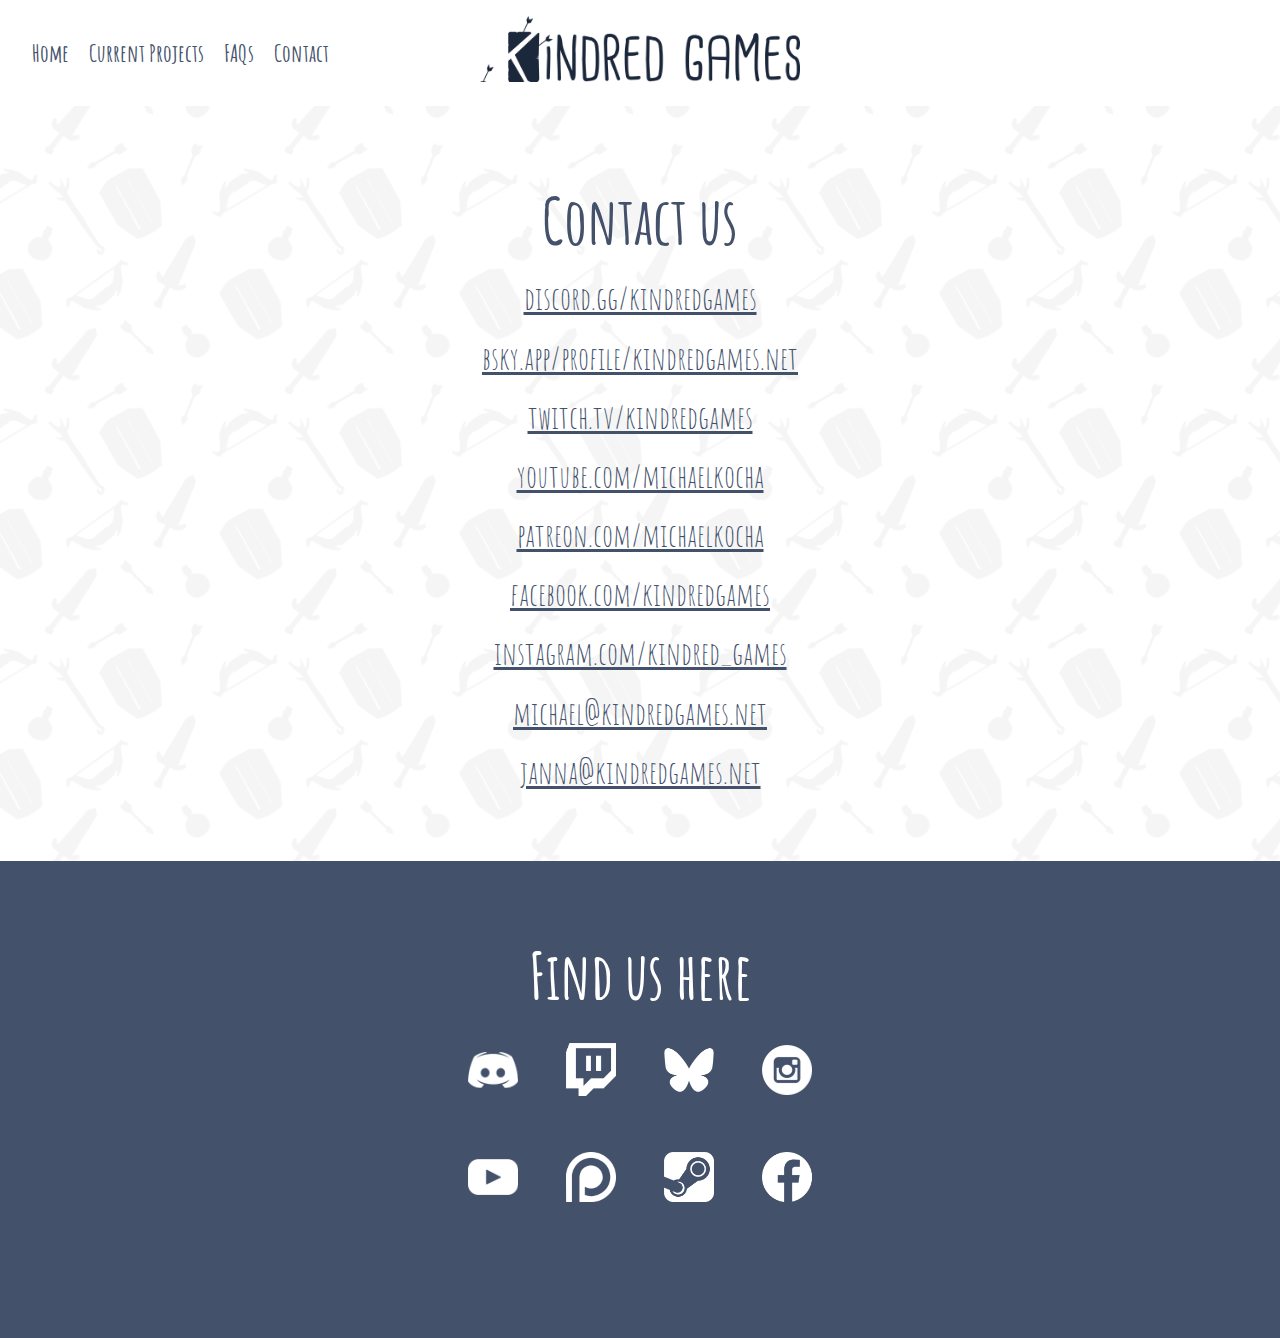
<file: contact.html>
<!DOCTYPE html>
<html lang="en">
<head>
  <meta charset="UTF-8">
  <meta name="viewport" content="width=device-width, initial-scale=1.0">
  <link rel="preconnect" href="https://fonts.googleapis.com">
  <link rel="preconnect" href="https://fonts.gstatic.com" crossorigin>
  <link href="https://fonts.googleapis.com/css2?family=Amatic+SC:wght@400;700&display=swap" rel="stylesheet">
  <link rel="stylesheet" href="/style.css">
  <script src="/main.js" defer></script>
  
  <!-- 👋 SEO CONTENT FOR JANNA -->
  <!-- This is the stuff crawled by Search Engines- only the "title" is visible to
        users in the browser tab. The "description" will show up in search results.
    -->
  <title>Contact – Kindred Games</title>
  <link rel="icon" type="image/png" href="/images/favicon.png">
  <meta name="description" content="Kindred Games is a husband and wife team. Michael (AKA Kindred) wanted a game that him and his wife would enjoy together.">
  <meta property="og:title" content="Kindred Games">
  <meta property="og:description" content="Kindred Games is a husband and wife team. Michael (AKA Kindred) wanted a game that him and his wife would enjoy together.">
  <meta property="og:image" content="/images/logo.png">
  <meta property="og:type" content="website">
  <meta property="og:url" content="https://kindredgames.net">
  <meta name="twitter:card" content="summary_large_image">
  <meta name="twitter:title" content="Kindred Games">
  <meta name="twitter:description" content="Kindred Games is a husband and wife team. Michael (AKA Kindred) wanted a game that him and his wife would enjoy together.">
  <meta name="twitter:image" content="/images/logo.png">

</head>
<body>

  <!-- NAVBAR -->
  <header class="navbar">
    <div class="navbar-container">
      <nav class="navbar-links">
        <a href="/">Home</a>
        <a href="/current-projects">Current Projects</a>
        <a href="/faqs">FAQs</a>
        <a href="/contact">Contact</a>
      </nav>
      <a href="/" class="navbar-logo__link">
        <img class="navbar-logo" src="/images/logo.png" alt="Kindred Games" />
      </a>
      <div class="navbar-mobile-menu">
        <button class="navbar-mobile-menu__button" aria-label="Toggle Menu">
          <span class="navbar-mobile-menu__line"></span>
          <span class="navbar-mobile-menu__line"></span>
          <span class="navbar-mobile-menu__line"></span>
        </button>
        <div class="navbar-mobile-menu__dropdown" style="visibility: hidden">
          <a href="/">Home</a>
          <a href="/current-projects">Current Projects</a>
          <a href="/faqs">FAQs</a>
          <a href="/contact">Contact</a>
        </div>
      </div>
    </div>
  </header>

  <!-- PAGE CONTENT -->
  <main>
    <section class="contact" style="background-image: url('/images/pattern_bg.png')">
      <div class="contact__content">
        <h3>Contact us</h3>
        <div class="contact-links">
          <a class="contact-link" target="_blank" rel="noopener" href="https://discord.gg/kindredgames">discord.gg/kindredgames</a>
          <a class="contact-link" target="_blank" rel="noopener" href="https://bsky.app/profile/kindredgames.net">bsky.app/profile/kindredgames.net</a>
          <a class="contact-link" target="_blank" rel="noopener" href="https://twitch.tv/kindredgames">twitch.tv/kindredgames</a>
          <a class="contact-link" target="_blank" rel="noopener" href="https://youtube.com/michaelkocha">youtube.com/michaelkocha</a>
          <a class="contact-link" target="_blank" rel="noopener" href="https://patreon.com/michaelkocha">patreon.com/michaelkocha</a>
          <a class="contact-link" target="_blank" rel="noopener" href="https://facebook.com/kindredgames">facebook.com/kindredgames</a>
          <a class="contact-link" target="_blank" rel="noopener" href="https://instagram.com/kindred_games">instagram.com/kindred_games</a>
          <a class="contact-link" target="_blank" rel="noopener" href="https://michael@kindredgames.net">michael@kindredgames.net</a>
          <a class="contact-link" target="_blank" rel="noopener" href="https://janna@kindredgames.net">janna@kindredgames.net</a>
        </div>
      </div>
    </section>
  </main>

  <!-- FOOTER -->
  <footer>
    <h3>Find us here</h3>
    <div class="social-links">
      <!-- TOP ROW -->
      <a href="https://discord.gg/kindredgames" target="_blank" rel="noopener">
        <img src="/images/social/discord.png" alt="Discord" />
      </a>
      <a href="https://twitch.tv/kindredgames" target="_blank" rel="noopener">
        <img src="/images/social/twitch.png" alt="Twitch" />
      </a>
      <a href="https://bsky.app/profile/kindredgames.net" target="_blank" rel="noopener">
        <img src="/images/social/bluesky.png" alt="Bluesky" />
      </a>
      <a href="https://www.instagram.com/kindred_games" target="_blank" rel="noopener">
        <img src="/images/social/instagram.png" alt="Instagram" />
      </a>
      <!-- BOTTOM ROW -->
      <a href="https://youtube.com/michaelkocha" target="_blank" rel="noopener">
        <img src="/images/social/youtube.png" alt="YouTube" />
      </a>
      <a href="https://patreon.com/michaelkocha" target="_blank" rel="noopener">
        <img src="/images/social/patreon.png" alt="Patreon" />
      </a>
      <a href="https://store.steampowered.com/search/?developer=Kindred%20Games" target="_blank" rel="noopener">
        <img src="/images/social/steam.png" alt="Steam" />
      </a>
      <a href="https://www.facebook.com/kindredgames" target="_blank" rel="noopener">
        <img src="/images/social/facebook.png" alt="Facebook" />
      </a>
    </div>
  </footer>

</body>
</html>
</file>
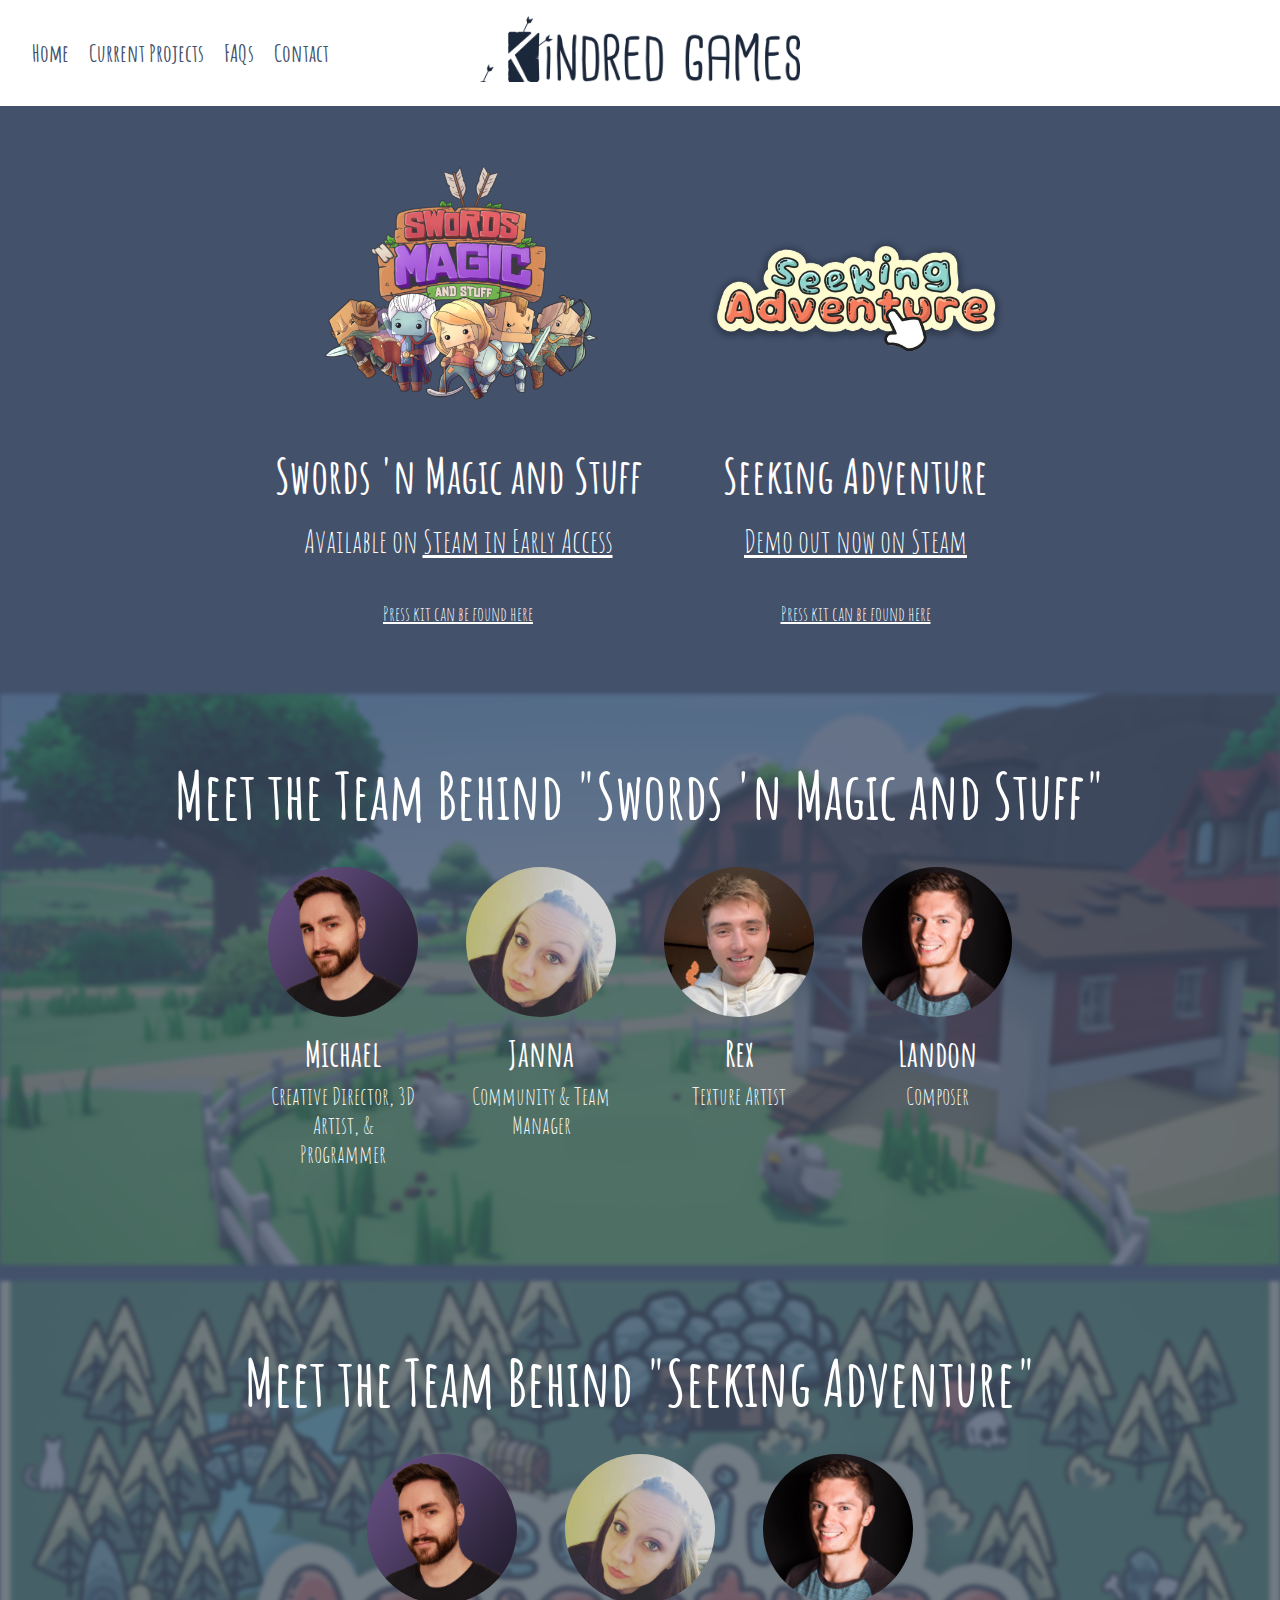
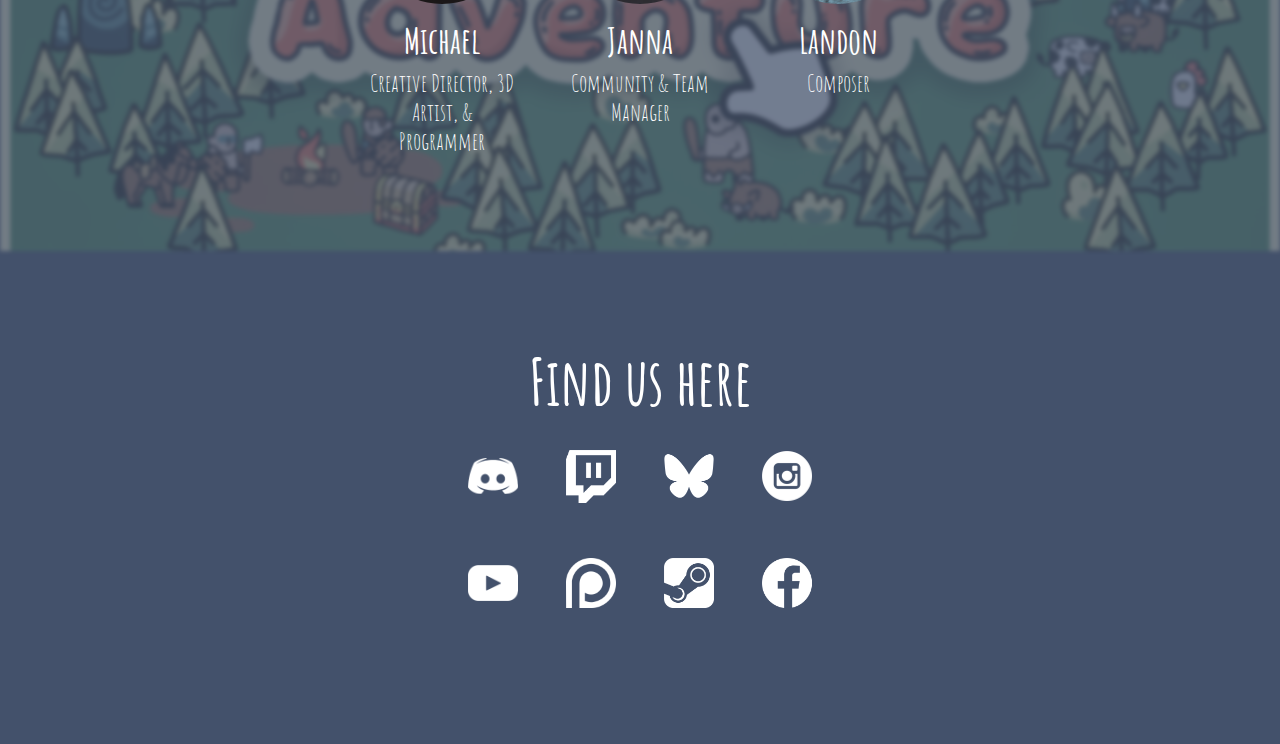
<file: current-projects.html>
<!DOCTYPE html>
<html lang="en">
<head>
  <meta charset="UTF-8">
  <meta name="viewport" content="width=device-width, initial-scale=1.0">
  <link rel="preconnect" href="https://fonts.googleapis.com">
  <link rel="preconnect" href="https://fonts.gstatic.com" crossorigin>
  <link href="https://fonts.googleapis.com/css2?family=Amatic+SC:wght@400;700&display=swap" rel="stylesheet">
  <link rel="stylesheet" href="/style.css">
  <script src="/main.js" defer></script>
  
  <!-- 👋 SEO CONTENT FOR JANNA -->
  <!-- This is the stuff crawled by Search Engines- only the "title" is visible to
        users in the browser tab. The "description" will show up in search results.
    -->
  <title>Current Projects – Kindred Games</title>
  <link rel="icon" type="image/png" href="/images/favicon.png">
  <meta name="description" content="Kindred Games is a husband and wife team. Michael (AKA Kindred) wanted a game that him and his wife would enjoy together.">
  <meta property="og:title" content="Kindred Games">
  <meta property="og:description" content="Kindred Games is a husband and wife team. Michael (AKA Kindred) wanted a game that him and his wife would enjoy together.">
  <meta property="og:image" content="/images/logo.png">
  <meta property="og:type" content="website">
  <meta property="og:url" content="https://kindredgames.net">
  <meta name="twitter:card" content="summary_large_image">
  <meta name="twitter:title" content="Kindred Games">
  <meta name="twitter:description" content="Kindred Games is a husband and wife team. Michael (AKA Kindred) wanted a game that him and his wife would enjoy together.">
  <meta name="twitter:image" content="/images/logo.png">

</head>
<body>

  <!-- NAVBAR -->
  <header class="navbar">
    <div class="navbar-container">
      <nav class="navbar-links">
        <a href="/">Home</a>
        <a href="/current-projects">Current Projects</a>
        <a href="/faqs">FAQs</a>
        <a href="/contact">Contact</a>
      </nav>
      <a href="/" class="navbar-logo__link">
        <img class="navbar-logo" src="/images/logo.png" alt="Kindred Games" />
      </a>
      <div class="navbar-mobile-menu">
        <button class="navbar-mobile-menu__button" aria-label="Toggle Menu">
          <span class="navbar-mobile-menu__line"></span>
          <span class="navbar-mobile-menu__line"></span>
          <span class="navbar-mobile-menu__line"></span>
        </button>
        <div class="navbar-mobile-menu__dropdown" style="visibility: hidden">
          <a href="/">Home</a>
          <a href="/current-projects">Current Projects</a>
          <a href="/faqs">FAQs</a>
          <a href="/contact">Contact</a>
        </div>
      </div>
    </div>
  </header>

  <!-- PAGE CONTENT -->
  <main>
    <section class="games">
      <div class="game">
        <div class="image">
          <img src="/images/swords_n_magic.png" alt="Swords 'n Magic and Stuff">
        </div>
        <h3>Swords 'n Magic and Stuff</h3>
        <p>Available on <a target="_blank" rel="noopener" href="https://store.steampowered.com/app/810040/Swords_n_Magic_and_Stuff/">Steam in Early Access</a></p>
        <small><a target="_blank" rel="noopener" href="https://drive.google.com/drive/folders/1JQGrtA1r9_c9eyuaaKCinpDf-EEflqIZ">Press kit can be found here</a></small>
      </div>
      <div class="game">
        <div class="image">
          <img src="/images/seeking_adventure.png" alt="Seeking Adventure">
        </div>
        <h3>Seeking Adventure</h3>
        <p><a href="https://store.steampowered.com/app/3436560/Seeking_Adventure/">Demo out now on Steam</a></p>
        <small><a href="https://drive.google.com/drive/folders/1tG8OqkH211mfiZqJG2hOm_dHbxVpsCnZ">Press kit can be found here</a></small>
      </div>
    </section>
    <section class="team">
      <div class="team__bg" style="background-image: url(/images/game_backgrounds/farmlands.png);"></div>
      <div class="team__content">

        <h3>Meet the Team Behind "Swords 'n Magic and Stuff"</h3>
        <div class="team__members">
          <div class="team-member">
            <img src="/images/headshots/michael.png" alt="Michael">
            <h4>Michael</h4>
            <p>Creative Director, 3D Artist, & Programmer</p>
          </div>
          <div class="team-member">
            <img src="/images/headshots/janna.jpg" alt="Janna">
            <h4>Janna</h4>
            <p>Community & Team Manager</p>
          </div>
          <div class="team-member">
            <img src="/images/headshots/rex.jpg" alt="Rex">
            <h4>Rex</h4>
            <p>Texture Artist</p>
          </div>
          <div class="team-member">
            <img src="/images/headshots/landon.png" alt="Landon">
            <h4>Landon</h4>
            <p>Composer</p>
          </div>
        </div>
      </div>
    </section>
    <section class="team">
      <div class="team__bg" style="background-image: url(/images/game_backgrounds/seeking_adventure.png)"></div>
      <div class="team__content">
        <h3>Meet the Team Behind "Seeking Adventure"</h3>
        <div class="team__members">
          <div class="team-member">
            <img src="/images/headshots/michael.png" alt="Michael">
            <h4>Michael</h4>
            <p>Creative Director, 3D Artist, & Programmer</p>
          </div>
          <div class="team-member">
            <img src="/images/headshots/janna.jpg" alt="Janna">
            <h4>Janna</h4>
            <p>Community & Team Manager</p>
          </div>
          <div class="team-member">
            <img src="/images/headshots/landon.png" alt="Landon">
            <h4>Landon</h4>
            <p>Composer</p>
          </div>
        </div>
      </div>
    </section>
  </main>

  <!-- FOOTER -->
  <footer>
    <h3>Find us here</h3>
    <div class="social-links">
      <!-- TOP ROW -->
      <a href="https://discord.gg/kindredgames" target="_blank" rel="noopener">
        <img src="/images/social/discord.png" alt="Discord" />
      </a>
      <a href="https://twitch.tv/kindredgames" target="_blank" rel="noopener">
        <img src="/images/social/twitch.png" alt="Twitch" />
      </a>
      <a href="https://bsky.app/profile/kindredgames.net" target="_blank" rel="noopener">
        <img src="/images/social/bluesky.png" alt="Bluesky" />
      </a>
      <a href="https://www.instagram.com/kindred_games" target="_blank" rel="noopener">
        <img src="/images/social/instagram.png" alt="Instagram" />
      </a>
      <!-- BOTTOM ROW -->
      <a href="https://youtube.com/michaelkocha" target="_blank" rel="noopener">
        <img src="/images/social/youtube.png" alt="YouTube" />
      </a>
      <a href="https://patreon.com/michaelkocha" target="_blank" rel="noopener">
        <img src="/images/social/patreon.png" alt="Patreon" />
      </a>
      <a href="https://store.steampowered.com/search/?developer=Kindred%20Games" target="_blank" rel="noopener">
        <img src="/images/social/steam.png" alt="Steam" />
      </a>
      <a href="https://www.facebook.com/kindredgames" target="_blank" rel="noopener">
        <img src="/images/social/facebook.png" alt="Facebook" />
      </a>
    </div>
  </footer>

</body>
</html>
</file>
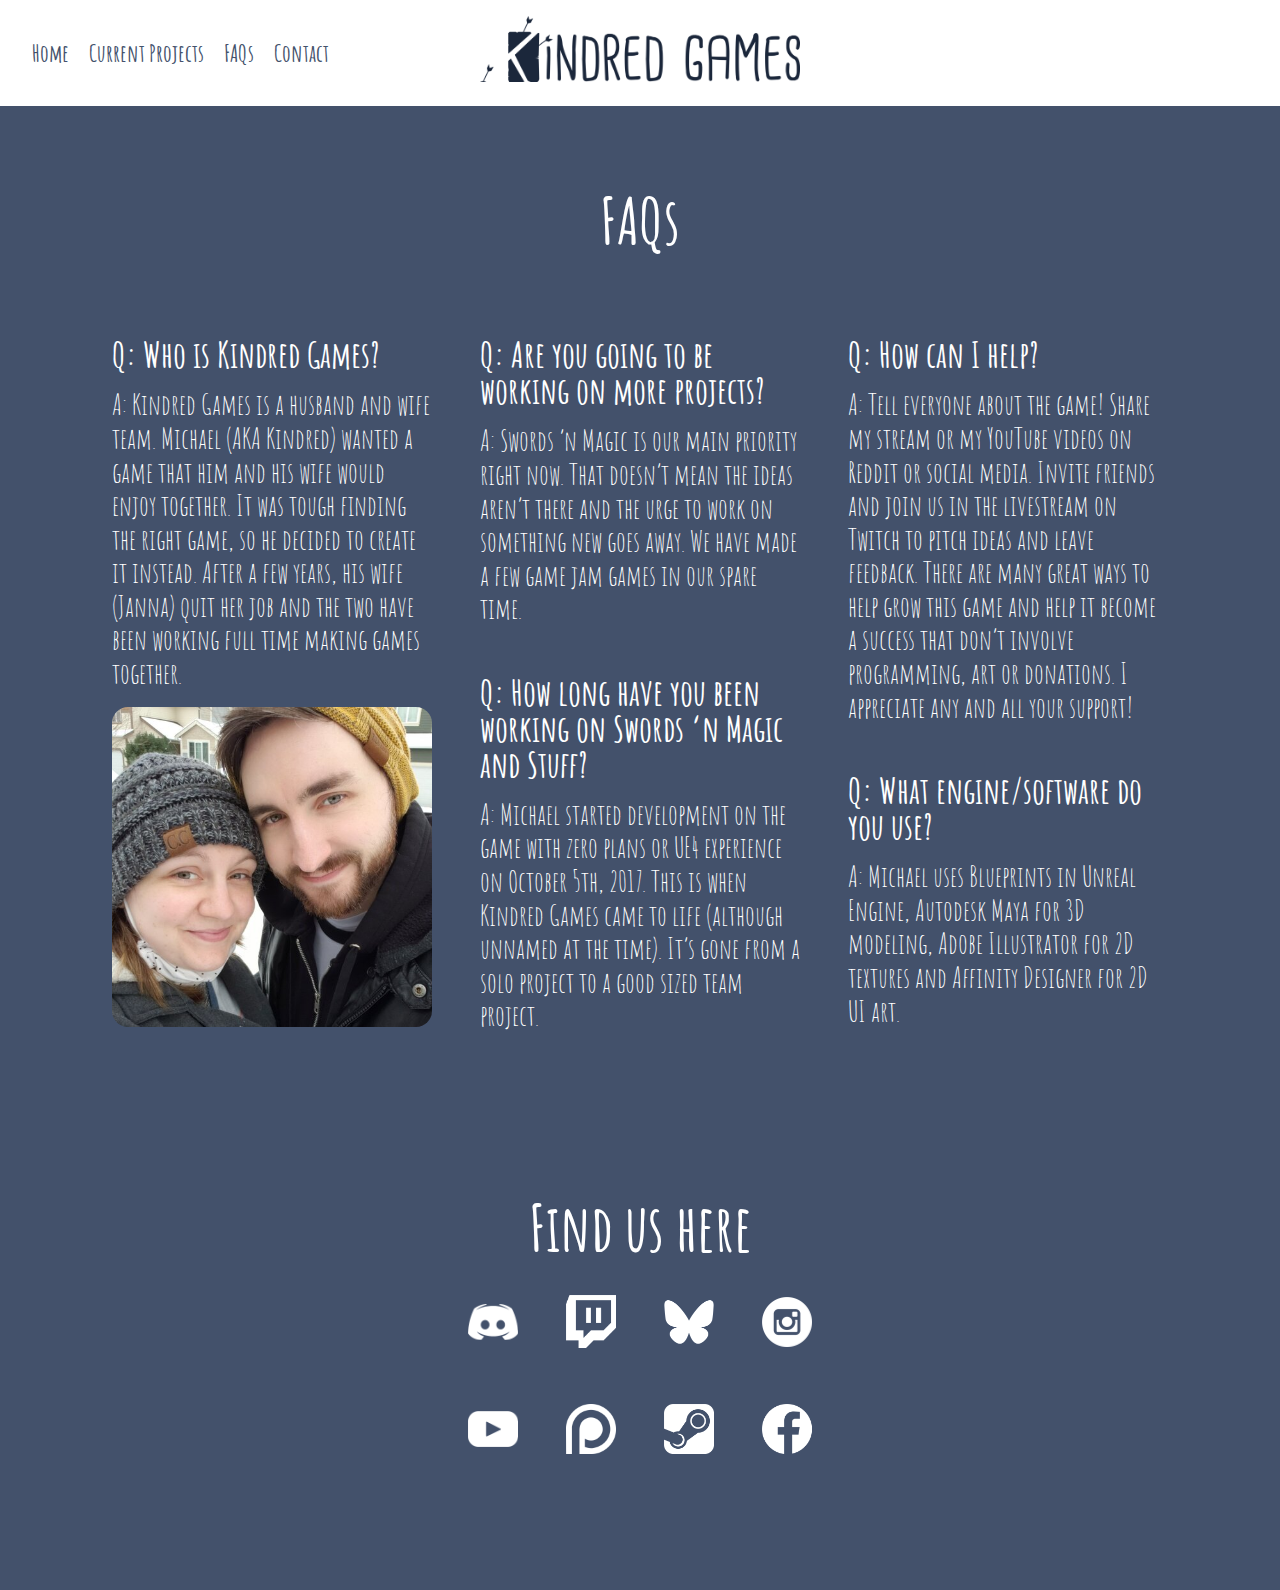
<file: faqs.html>
<!DOCTYPE html>
<html lang="en">
<head>
  <meta charset="UTF-8">
  <meta name="viewport" content="width=device-width, initial-scale=1.0">
  <link rel="preconnect" href="https://fonts.googleapis.com">
  <link rel="preconnect" href="https://fonts.gstatic.com" crossorigin>
  <link href="https://fonts.googleapis.com/css2?family=Amatic+SC:wght@400;700&display=swap" rel="stylesheet">
  <link rel="stylesheet" href="/style.css">
  <script src="/main.js" defer></script>
  
  <!-- 👋 SEO CONTENT FOR JANNA -->
  <!-- This is the stuff crawled by Search Engines- only the "title" is visible to
        users in the browser tab. The "description" will show up in search results.
    -->
  <title>FAQs – Kindred Games</title>
  <link rel="icon" type="image/png" href="/images/favicon.png">
  <meta name="description" content="Kindred Games is a husband and wife team. Michael (AKA Kindred) wanted a game that him and his wife would enjoy together.">
  <meta property="og:title" content="Kindred Games">
  <meta property="og:description" content="Kindred Games is a husband and wife team. Michael (AKA Kindred) wanted a game that him and his wife would enjoy together.>
  <meta property="og:image" content="/images/logo.png">
  <meta property="og:type" content="website">
  <meta property="og:url" content="https://kindredgames.net">
  <meta name="twitter:card" content="summary_large_image">
  <meta name="twitter:title" content="Kindred Games">
  <meta name="twitter:description" content="Kindred Games is a husband and wife team. Michael (AKA Kindred) wanted a game that him and his wife would enjoy together.">
  <meta name="twitter:image" content="/images/logo.png">

</head>
<body>

  <!-- NAVBAR -->
  <header class="navbar">
    <div class="navbar-container">
      <nav class="navbar-links">
        <a href="/">Home</a>
        <a href="/current-projects">Current Projects</a>
        <a href="/faqs">FAQs</a>
        <a href="/contact">Contact</a>
      </nav>
      <a href="/" class="navbar-logo__link">
        <img class="navbar-logo" src="/images/logo.png" alt="Kindred Games" />
      </a>
      <div class="navbar-mobile-menu">
        <button class="navbar-mobile-menu__button" aria-label="Toggle Menu">
          <span class="navbar-mobile-menu__line"></span>
          <span class="navbar-mobile-menu__line"></span>
          <span class="navbar-mobile-menu__line"></span>
        </button>
        <div class="navbar-mobile-menu__dropdown" style="visibility: hidden">
          <a href="/">Home</a>
          <a href="/current-projects">Current Projects</a>
          <a href="/faqs">FAQs</a>
          <a href="/contact">Contact</a>
        </div>
      </div>
    </div>
  </header>

  <!-- PAGE CONTENT -->
  <main>
    <section class="faqs">
      <h3>FAQs</h3>
      <div class="faq-cols">
        <div class="col">
          <div class="faq">
            <h4>Who is Kindred Games?</h4>
            <p>Kindred Games is a husband and wife team. Michael (AKA Kindred) wanted a game that him and his wife would enjoy together. It was tough finding the right game, so he decided to create it instead. After a few years, his wife (Janna) quit her job and the two have been working full time making games together.</p>
            <img src="/images/michael_and_janna.jpg" alt="Michael & Janna" />
          </div>
        </div>
        <div class="col">
          <div class="faq">
            <h4>Are you going to be working on more projects?</h4>
            <p>Swords ‘n Magic is our main priority right now. That doesn’t mean the ideas aren’t there and the urge to work on something new goes away. We have made a few game jam games in our spare time.</p>
          </div>
          <div class="faq">
            <h4>How long have you been working on Swords ‘n Magic and Stuff?</h4>
            <p>Michael started development on the game with zero plans or UE4 experience on October 5th, 2017. This is when Kindred Games came to life (although unnamed at the time). It’s gone from a solo project to a good sized team project.</p>
          </div>
        </div>
        <div class="col">
          <div class="faq">
            <h4>How can I help?</h4>
            <p>Tell everyone about the game! Share my stream or my YouTube videos on Reddit or social media. Invite friends and join us in the livestream on Twitch to pitch ideas and leave feedback. There are many great ways to help grow this game and help it become a success that don’t involve programming, art or donations. I appreciate any and all your support!</p>
          </div>
          <div class="faq">
            <h4>What engine/software do you use?</h4>
            <p>Michael uses Blueprints in Unreal Engine, Autodesk Maya for 3D modeling, Adobe Illustrator for 2D textures and Affinity Designer for 2D UI art.</p>
          </div>
        </div>
      </div>
    </section>
  </main>

  <!-- FOOTER -->
  <footer>
    <h3>Find us here</h3>
    <div class="social-links">
      <!-- TOP ROW -->
      <a href="https://discord.gg/kindredgames" target="_blank" rel="noopener">
        <img src="/images/social/discord.png" alt="Discord" />
      </a>
      <a href="https://twitch.tv/kindredgames" target="_blank" rel="noopener">
        <img src="/images/social/twitch.png" alt="Twitch" />
      </a>
      <a href="https://bsky.app/profile/kindredgames.net" target="_blank" rel="noopener">
        <img src="/images/social/bluesky.png" alt="Bluesky" />
      </a>
      <a href="https://www.instagram.com/kindred_games" target="_blank" rel="noopener">
        <img src="/images/social/instagram.png" alt="Instagram" />
      </a>
      <!-- BOTTOM ROW -->
      <a href="https://youtube.com/michaelkocha" target="_blank" rel="noopener">
        <img src="/images/social/youtube.png" alt="YouTube" />
      </a>
      <a href="https://patreon.com/michaelkocha" target="_blank" rel="noopener">
        <img src="/images/social/patreon.png" alt="Patreon" />
      </a>
      <a href="https://store.steampowered.com/search/?developer=Kindred%20Games" target="_blank" rel="noopener">
        <img src="/images/social/steam.png" alt="Steam" />
      </a>
      <a href="https://www.facebook.com/kindredgames" target="_blank" rel="noopener">
        <img src="/images/social/facebook.png" alt="Facebook" />
      </a>
    </div>
  </footer>

</body>
</html>
</file>
<file: style.css>
:root {
  --primary-color: rgb(67, 81, 107);
  --font-family: 'Amatic SC', cursive;
  --font-size: 18px;
  --line-height: 1.6;
}

/* RESETS */
* {
  margin: 0;
  padding: 0;
  box-sizing: border-box;
}

html, body {
  height: 100%;
}

body {
  font-family: var(--font-family);
  line-height: 1.6;
  background-color: #f4f4f4;
  color: var(--primary-color);
  background-color: var(--primary-color);
  overflow-y: scroll;
  
  /* max-width: 1280px;
  width: 100%;
  margin: 0 auto; */
}

img {
  max-width: 100%;
  height: auto;
}

/* NAVBAR (MOBILE) */
.navbar {
  padding: 1rem 2rem;
  display: flex;
  width: 100%;
  background-color: white;;
}
.navbar-container {
  display: flex;
  justify-content: space-between;
  align-items: center;
  width: 100%;
  gap: 1rem;
}
.navbar-links {
  display: flex;
  align-items: center;
  gap: 20px;
  flex-grow: 1;
  flex-basis: 500px;
  font-size: 24px;
  font-weight: bold;
}
.navbar-logo__link {
  width: 320px;
  flex-shrink: 0;
  min-width: 0;
}
a {
  white-space: nowrap;
}
.navbar-mobile-menu {
  display: flex;
  flex-basis: 500px;
  flex-grow: 1;
  justify-content: flex-end;
  visibility: hidden;
}
.navbar-mobile-menu__dropdown {
    transition: visibility 0.2s ease-in-out, opacity 0.2s ease-in-out;
    position: fixed;
    inset: 0;
    background: white;
    z-index: 2;
    top: 5rem;
    display: flex;
    flex-direction: column;
    align-items: center;
    font-size: 2rem;
    padding: 4rem;
    gap: 1rem;
}
.navbar-mobile-menu__button {
  background: none;
  border: none;
  cursor: pointer;
  display: flex;
  align-items: center;
  justify-content: center;
  flex-direction: column;
  gap: 5px;
}
.navbar-mobile-menu__line {
  width: 25px;
  height: 3px;
  background-color: var(--primary-color);
  border-radius: 2px;
}

main {
  background-color: white;
}

/* HOMEPAGE */
.video {
  margin: 0 auto;
  position: relative;
  z-index: 1;
  overflow: hidden;
}
.video__overlay {
  position: absolute;
  top: 50%;
  left: 50%;
  transform: translate(-50%, -50%);
  z-index: 2;
  display: flex;
  flex-direction: column;
  gap: 0;
  align-items: center;
}
.video__overlay img {
  margin-top: -1rem;
}
.video__cta {
  background-color: white;
  padding: 10px 20px;
  border-radius: 8px;
  font-size: 24px;
  font-weight: bold;
  text-align: center;
  border: 4px solid var(--primary-color);
  margin-top: -1rem;
}
a {
  color: inherit;
  text-decoration: none;
}
a:hover {
  text-decoration: underline;
}
video {
  width: 100%;
  height: auto;
  display: block;
  /* filter: blur(8px); */
}

/* CURRENT PROJECTS */
.games {
  display: flex;
  background-color: var(--primary-color);
  padding: 2rem;
  flex-wrap: wrap;
  align-items: flex-start;
  justify-content: center;
  color: white;
}
.game {
  display: flex;
  flex-direction: column;
  align-items: center;
  font-size: 32px;
  padding: 0 2rem;
}
.game .image {
  height: 300px;
  display: flex;
  align-items: center;
}
.game img {
  width: 300px;
}
.game h3 {
  font-size: 3rem;
  text-align: center;
  font-weight: bold;
}
.game a {
  text-decoration: underline;
}
.game small {
  margin: 2rem 0;
  font-size: 20px;
}

.team {
  display: flex;
  flex-direction: column;
  position: relative;
  background-color: var(--primary-color);
  border-bottom: solid 1rem var(--primary-color);
}
.team__bg {
  filter: blur(2px);
  background-size: cover;
  background-position: center;
  background-repeat: no-repeat;
  position: absolute;
  opacity: 0.25;
  inset: 0;
  z-index: 1;
}
.team__content {
  position: relative;
  z-index: 2;
  color: white;
  padding: 4rem 0;
}
.team h3 {
  
  font-size: 4rem;
  line-height: 1.2;
  font-weight: bold;
  text-align: center;
}

.team__members {
  display: flex;
  flex-wrap: wrap;
  align-items: flex-start;
  justify-content: center;
  max-width: 960px;
  width: 100%;
  margin: 2rem auto;
  gap: 3rem;
}
.team-member {
  display: flex;
  flex-direction: column;
  align-items: center;
  width: 150px;
  text-align: center;
}
.team-member img {
  width: 150px;
  border-radius: 200px;
}
.team-member h4 {
  margin-top: 0.5rem;
  font-size: 36px;
  font-weight: bold;
}
.team-member p {
  font-size: 24px;
  line-height: 1.2;
}

/* FAQS PAGE */

.faqs {
  padding: 4rem 2rem;
  background-color: var(--primary-color);
  color: white;
  font-size: 32px;
  display: flex;
  flex-direction: column;
  align-items: center;
}

.faqs h3 {
  text-align: center;
  font-size: 4rem;
  margin-bottom: 2rem;
}

.faq-cols {
  display: flex;
  flex-wrap: wrap;
  width: 100%;
  max-width: 1280px;
  justify-content: center;
  align-items: flex-start;
}

.col {
  display: flex;
  flex-direction: column;
  max-width: 320px;
  line-height: 1.2;
  margin: 0 1.5rem;
}

.faq h4 {
  margin-bottom: 1rem;
  margin-top: 2rem;
  font-size: 36px;
  line-height: 1;
}
.faq p {
  margin: 1rem 0;
  font-size: 28px;
}
.faq h4::before {
  content: 'Q: ';
}
.faq p::before {
  content: 'A: ';
}

.faq img {
  border-radius: 1rem;
}

/* CONTACT PAGE */
.contact {
  padding: 4rem 2rem;
  position: relative;
  background-repeat: repeat;
  background-position: top left;
  background-size: 480px;
  font-size: 32px;
}
.contact::before {
  content: '';
  position: absolute;
  z-index: 1;
  inset: 0;
  background-color: #fffa;
}
.contact h3 {
  font-size: 4rem;
  font-weight: bold;
}
.contact__content {
  position: relative;
  z-index: 1;
  max-width: 960px;
  width: 100%;
  margin: 0 auto;
  text-align: center;
}
.contact-links {
  display: flex;
  flex-direction: column;
  gap: 0.5rem;
  align-items: center;
}
.contact-link {
  text-decoration: underline;
}
.contact-link:hover {
  opacity: 0.6;
}

/* FOOTER */
footer {
  background-color: var(--primary-color);
  color: white;
  text-align: center;
  padding: 2rem;
  display: flex;
  flex-direction: column;
  align-items: center;
  gap: 1rem;
  width: 100%;
  margin-top: 2rem;
  padding-bottom: 8rem;
}

footer h3 {
  font-size: 4rem;
}

.social-links {
  display: flex;
  justify-content: center;
  gap: 3rem;
  max-width: 360px;
  flex-wrap: wrap;
  align-items: center;
}

@media (max-width: 768px) {
  .navbar-links {
    display: none;
  }
  .navbar-logo__link {
    width: 200px;
  }
  .navbar-mobile-menu {
    visibility: visible;
  }
  .video__cta {
    font-size: 18px;
    padding: 8px 16px;
  }
  footer h3 {
    font-size: 2.5rem;
  }
  .social-links {
    gap: 1rem;
    max-width: 200px;
  }
  .social-links img {
    width: 32px;
    height: 32px;
  }
}
</file>
